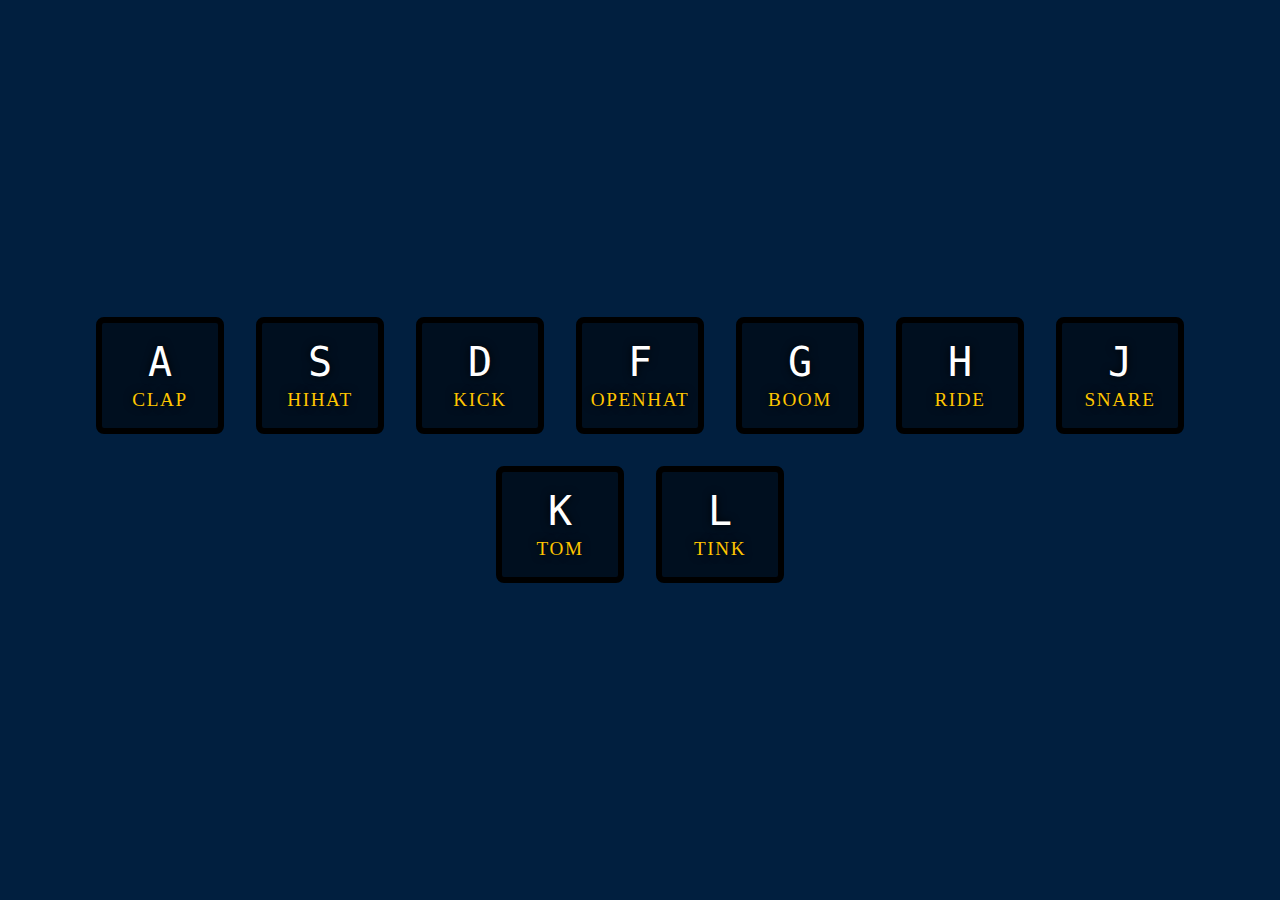
<file: projects/Drum-Kit-Activity/index.html>
<!DOCTYPE html>
<html lang="en">
<head>
    <meta charset="UTF-8">
    <meta name="viewport" content="width=device-width, initial-scale=1.0">
    <title>JS Drum Kit | OpenPlayground</title>
    <link rel="stylesheet" href="style.css">
</head>
<body>

    <div class="keys">
        <div data-key="65" class="key"><kbd>A</kbd><span>Clap</span></div>
        <div data-key="83" class="key"><kbd>S</kbd><span>Hihat</span></div>
        <div data-key="68" class="key"><kbd>D</kbd><span>Kick</span></div>
        <div data-key="70" class="key"><kbd>F</kbd><span>Openhat</span></div>
        <div data-key="71" class="key"><kbd>G</kbd><span>Boom</span></div>
        <div data-key="72" class="key"><kbd>H</kbd><span>Ride</span></div>
        <div data-key="74" class="key"><kbd>J</kbd><span>Snare</span></div>
        <div data-key="75" class="key"><kbd>K</kbd><span>Tom</span></div>
        <div data-key="76" class="key"><kbd>L</kbd><span>Tink</span></div>
    </div>

    <audio data-key="65" src="https://raw.githubusercontent.com/wesbos/JavaScript30/master/01%20-%20JavaScript%20Drum%20Kit/sounds/clap.wav"></audio>
    <audio data-key="83" src="https://raw.githubusercontent.com/wesbos/JavaScript30/master/01%20-%20JavaScript%20Drum%20Kit/sounds/hihat.wav"></audio>
    <audio data-key="68" src="https://raw.githubusercontent.com/wesbos/JavaScript30/master/01%20-%20JavaScript%20Drum%20Kit/sounds/kick.wav"></audio>
    <audio data-key="70" src="https://raw.githubusercontent.com/wesbos/JavaScript30/master/01%20-%20JavaScript%20Drum%20Kit/sounds/openhat.wav"></audio>
    <audio data-key="71" src="https://raw.githubusercontent.com/wesbos/JavaScript30/master/01%20-%20JavaScript%20Drum%20Kit/sounds/boom.wav"></audio>
    <audio data-key="72" src="https://raw.githubusercontent.com/wesbos/JavaScript30/master/01%20-%20JavaScript%20Drum%20Kit/sounds/ride.wav"></audio>
    <audio data-key="74" src="https://raw.githubusercontent.com/wesbos/JavaScript30/master/01%20-%20JavaScript%20Drum%20Kit/sounds/snare.wav"></audio>
    <audio data-key="75" src="https://raw.githubusercontent.com/wesbos/JavaScript30/master/01%20-%20JavaScript%20Drum%20Kit/sounds/tom.wav"></audio>
    <audio data-key="76" src="https://raw.githubusercontent.com/wesbos/JavaScript30/master/01%20-%20JavaScript%20Drum%20Kit/sounds/tink.wav"></audio>

    <script src="script.js"></script>
</body>
</html>
</file>
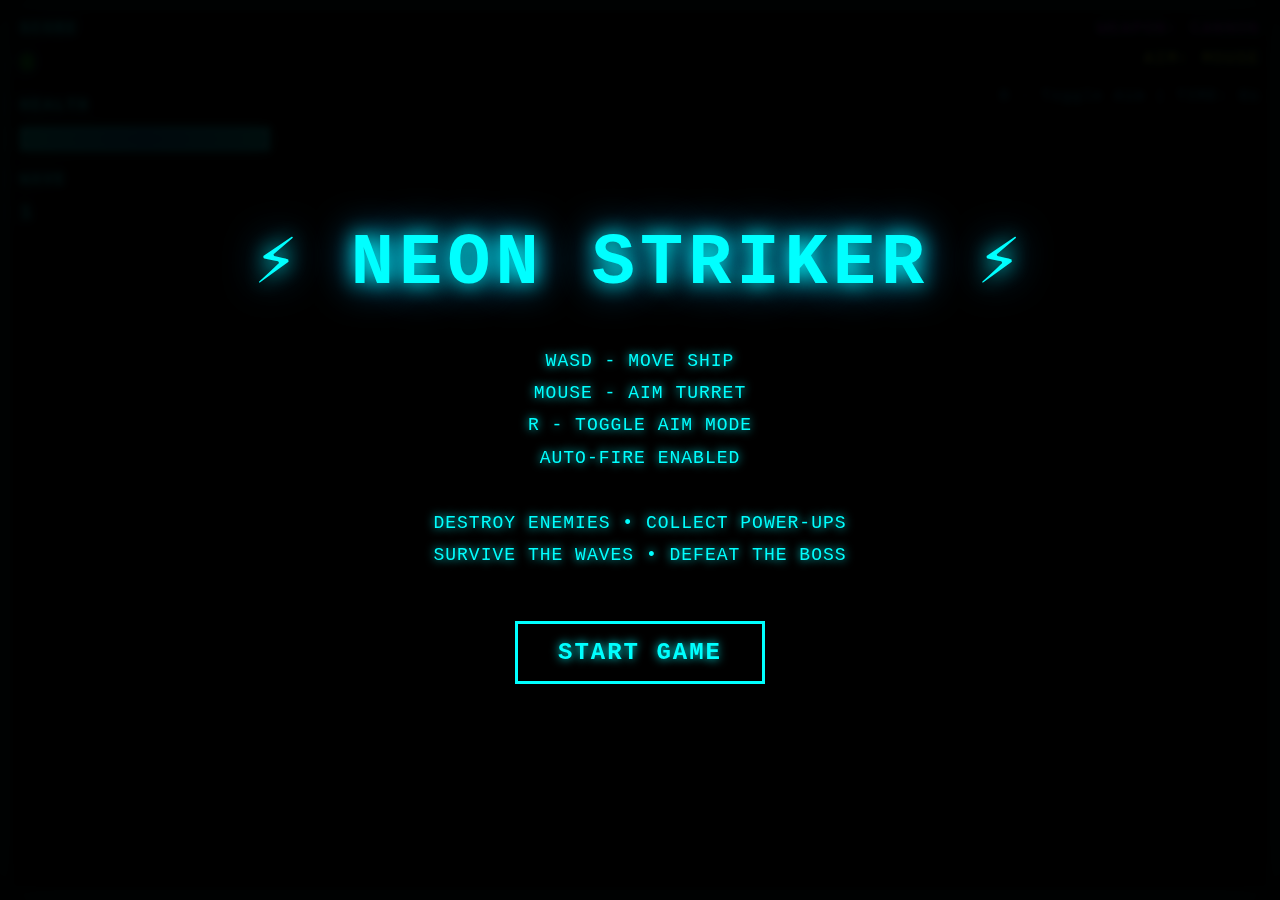
<file: projects/Neon-Striker/index.html>
<!DOCTYPE html>
<html lang="en">
<head>
    <meta charset="UTF-8">
    <meta name="viewport" content="width=device-width, initial-scale=1.0">
    <title>NEON STRIKER - Retro Space Arcade</title>
    <link rel="stylesheet" href="style.css">
</head>
<body>
    <div id="gameContainer">
        <canvas id="gameCanvas"></canvas>
    </div>
    
    <div id="ui">
        <div>SCORE</div>
        <div style="font-size: 24px; color: #0f0;" id="score">0</div>
        <div style="margin-top: 20px;">HEALTH</div>
        <div class="bar"><div class="bar-fill" id="healthBar" style="width: 100%;"></div></div>
        <div style="margin-top: 20px;">WAVE</div>
        <div style="font-size: 20px;" id="wave">1</div>
    </div>

    <div id="gameInfo">
        <div style="color: #f0f;">WEAPON: <span id="weapon">CANNON</span></div>
        <div style="color: #ff0;">AIM: <span id="aimMode">MOUSE</span></div>
        <div style="color: #0af; margin-top: 20px; font-size: 14px;">R - Toggle Aim | TIME: <span id="gameTime">0s</span></div>
    </div>

    <div id="startScreen">
        <h1>⚡ NEON STRIKER ⚡</h1>
        <div class="controls">
            WASD - MOVE SHIP<br>
            MOUSE - AIM TURRET<br>
            R - TOGGLE AIM MODE<br>
            AUTO-FIRE ENABLED<br>
            <br>
            DESTROY ENEMIES • COLLECT POWER-UPS<br>
            SURVIVE THE WAVES • DEFEAT THE BOSS
        </div>
        <button onclick="window.game.startGame()">START GAME</button>
    </div>

    <div id="gameOverScreen" class="hidden">
        <h1>⚡ GAME OVER ⚡</h1>
        <div style="font-size: 28px; margin-bottom: 30px;">
            FINAL SCORE: <span id="finalScore" style="color: #0f0;">0</span>
        </div>
        <div style="font-size: 20px; margin-bottom: 50px; color: #0af;">
            WAVES COMPLETED: <span id="wavesCompleted">0</span>
        </div>
        <button onclick="window.game.startGame()">PLAY AGAIN</button>
    </div>

    <script src="script.js"></script>
</body>
</html>
</file>
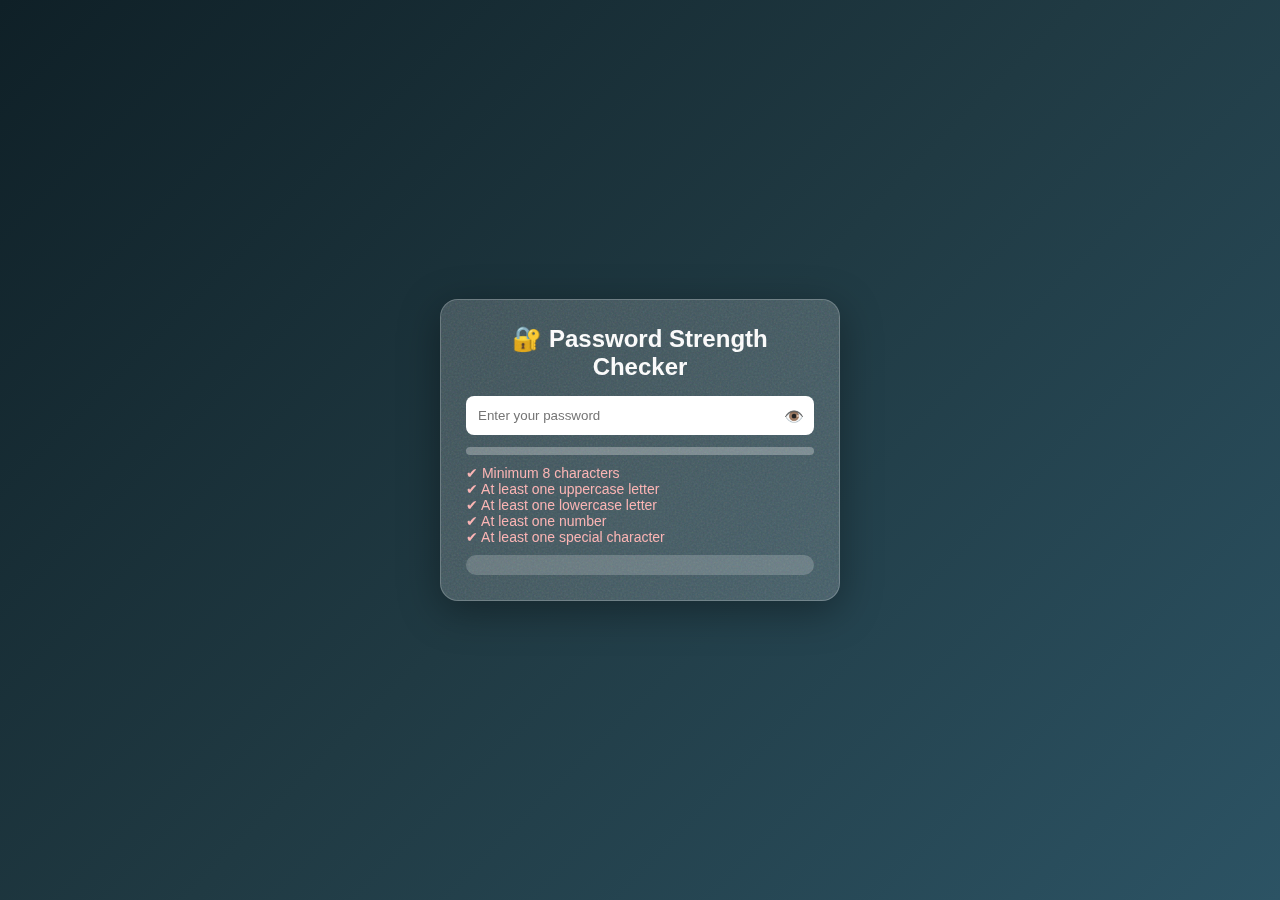
<file: projects/password-strength-checker/index.html>
<!DOCTYPE html>
<html lang="en">
<head>
  <meta charset="UTF-8" />
  <meta name="viewport" content="width=device-width, initial-scale=1.0"/>
  <title>Password Strength Checker</title>
  <link rel="stylesheet" href="style.css">
</head>
<body>

  <div class="card glass">
    <h2>🔐 Password Strength Checker</h2>

    <div class="password-field">
      <input type="password" id="password" placeholder="Enter your password" />
      <span id="toggle">👁️</span>
    </div>

    <div class="strength-bar">
      <div id="strength-indicator"></div>
    </div>

    <p id="strength-text"></p>

    <ul class="rules">
      <li id="length">✔ Minimum 8 characters</li>
      <li id="uppercase">✔ At least one uppercase letter</li>
      <li id="lowercase">✔ At least one lowercase letter</li>
      <li id="number">✔ At least one number</li>
      <li id="special">✔ At least one special character</li>
    </ul>

    <div class="suggestion-box" id="suggestions"></div>
  </div>

  <script src="script.js"></script>
</body>
</html>
</file>
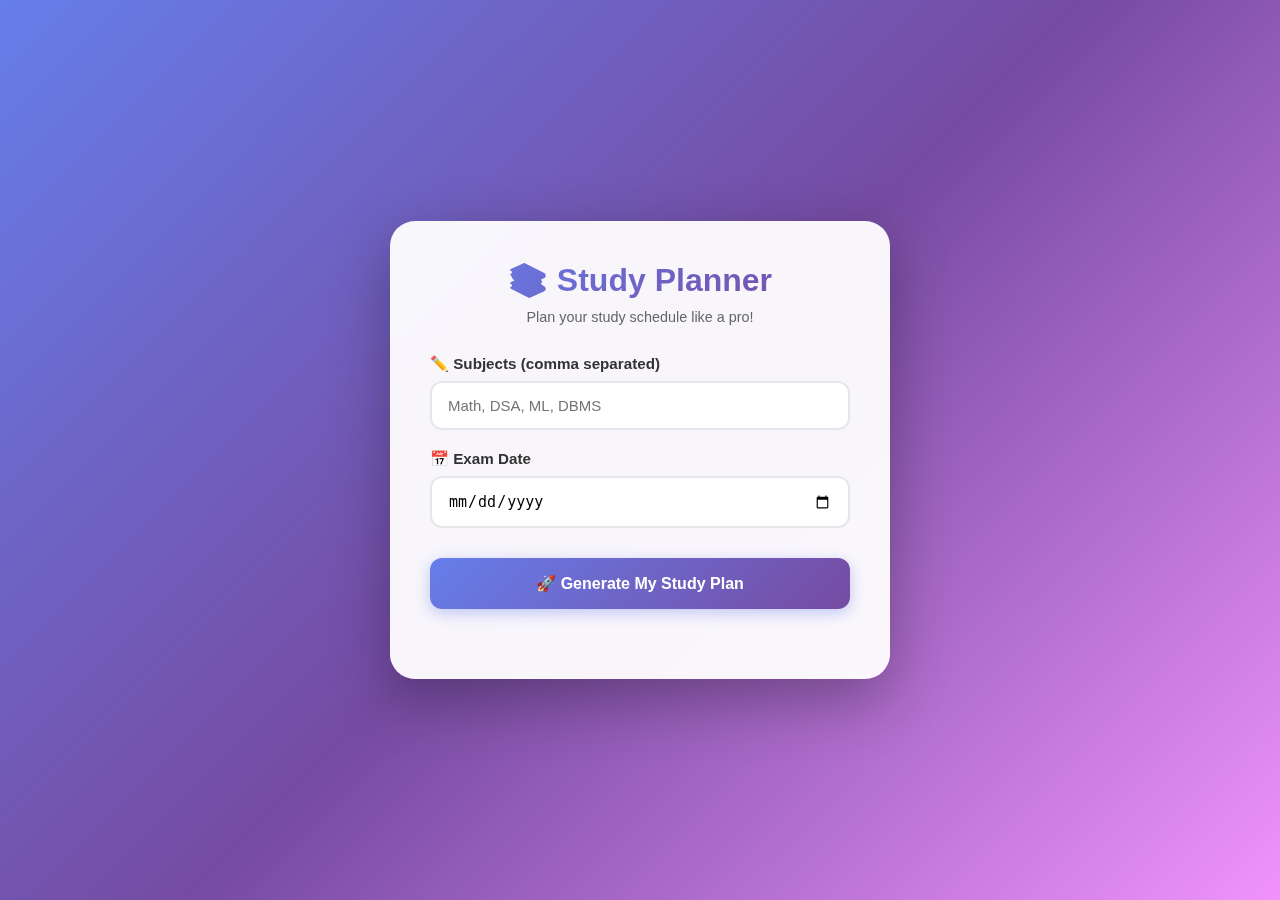
<file: projects/studyplanner/index.html>
<!DOCTYPE html>
<html lang="en">
<head>
  <meta charset="UTF-8">
  <meta name="viewport" content="width=device-width, initial-scale=1.0">
  <title>Study Planner Generator</title>
  <style>
    * {
      box-sizing: border-box;
      margin: 0;
      padding: 0;
    }
    
    body {
      font-family: 'Segoe UI', Tahoma, Geneva, Verdana, sans-serif;
      background: linear-gradient(135deg, #667eea 0%, #764ba2 50%, #f093fb 100%);
      min-height: 100vh;
      display: flex;
      justify-content: center;
      align-items: center;
      padding: 20px;
    }
    
    .container {
      background: rgba(255, 255, 255, 0.95);
      backdrop-filter: blur(10px);
      padding: 40px;
      width: 100%;
      max-width: 500px;
      border-radius: 25px;
      box-shadow: 0 20px 60px rgba(0, 0, 0, 0.3);
      animation: slideIn 0.5s ease-out;
    }
    
    @keyframes slideIn {
      from {
        opacity: 0;
        transform: translateY(-30px);
      }
      to {
        opacity: 1;
        transform: translateY(0);
      }
    }
    
    h1 {
      text-align: center;
      margin-bottom: 10px;
      background: linear-gradient(135deg, #667eea, #764ba2);
      -webkit-background-clip: text;
      -webkit-text-fill-color: transparent;
      background-clip: text;
      font-size: 2em;
      font-weight: 800;
    }
    
    .subtitle {
      text-align: center;
      color: #666;
      margin-bottom: 30px;
      font-size: 0.9em;
    }
    
    .input-group {
      margin-bottom: 20px;
    }
    
    label {
      font-weight: 600;
      display: block;
      margin-bottom: 8px;
      color: #333;
      font-size: 0.95em;
    }
    
    input {
      width: 100%;
      padding: 14px 16px;
      border: 2px solid #e5e7eb;
      border-radius: 12px;
      font-size: 15px;
      transition: all 0.3s ease;
      background: white;
    }
    
    input:focus {
      outline: none;
      border-color: #667eea;
      box-shadow: 0 0 0 3px rgba(102, 126, 234, 0.1);
    }
    
    button {
      margin-top: 10px;
      width: 100%;
      padding: 16px;
      background: linear-gradient(135deg, #667eea, #764ba2);
      color: white;
      border: none;
      border-radius: 12px;
      cursor: pointer;
      font-size: 16px;
      font-weight: 600;
      transition: all 0.3s ease;
      box-shadow: 0 4px 15px rgba(102, 126, 234, 0.4);
    }
    
    button:hover {
      transform: translateY(-2px);
      box-shadow: 0 6px 20px rgba(102, 126, 234, 0.6);
    }
    
    button:active {
      transform: translateY(0);
    }
    
    #plan {
      margin-top: 30px;
      max-height: 400px;
      overflow-y: auto;
      padding-right: 5px;
    }
    
    #plan::-webkit-scrollbar {
      width: 8px;
    }
    
    #plan::-webkit-scrollbar-track {
      background: #f1f1f1;
      border-radius: 10px;
    }
    
    #plan::-webkit-scrollbar-thumb {
      background: #667eea;
      border-radius: 10px;
    }
    
    .stats {
      display: flex;
      gap: 15px;
      margin-bottom: 20px;
      padding: 20px;
      background: linear-gradient(135deg, #ffeaa7, #fdcb6e);
      border-radius: 15px;
      animation: fadeIn 0.5s ease-out;
    }
    
    @keyframes fadeIn {
      from { opacity: 0; }
      to { opacity: 1; }
    }
    
    .stat-box {
      flex: 1;
      text-align: center;
    }
    
    .stat-number {
      font-size: 1.8em;
      font-weight: 800;
      color: #2d3436;
    }
    
    .stat-label {
      font-size: 0.8em;
      color: #636e72;
      margin-top: 4px;
    }
    
    .day {
      background: linear-gradient(135deg, #a8edea 0%, #fed6e3 100%);
      padding: 16px 20px;
      border-radius: 15px;
      margin-bottom: 12px;
      border-left: 5px solid #667eea;
      animation: slideInDay 0.3s ease-out;
      transition: all 0.3s ease;
    }
    
    @keyframes slideInDay {
      from {
        opacity: 0;
        transform: translateX(-20px);
      }
      to {
        opacity: 1;
        transform: translateX(0);
      }
    }
    
    .day:hover {
      transform: translateX(5px);
      box-shadow: 0 5px 15px rgba(0, 0, 0, 0.1);
    }
    
    .day strong {
      color: #2d3436;
      font-size: 1.1em;
    }
    
    .day-subject {
      color: #636e72;
      margin-top: 6px;
      font-size: 0.95em;
    }
    
    .error {
      color: #d63031;
      background: #ffebeb;
      padding: 12px;
      border-radius: 10px;
      text-align: center;
      font-weight: 500;
    }
    
    .emoji {
      font-size: 1.2em;
      margin-right: 8px;
    }
  </style>
</head>
<body>
  <div class="container">
    <h1>📚 Study Planner</h1>
    <p class="subtitle">Plan your study schedule like a pro!</p>
    
    <div class="input-group">
      <label>✏️ Subjects (comma separated)</label>
      <input type="text" id="subjects" placeholder="Math, DSA, ML, DBMS">
    </div>
    
    <div class="input-group">
      <label>📅 Exam Date</label>
      <input type="date" id="examDate">
    </div>
    
    <button onclick="generatePlan()">🚀 Generate My Study Plan</button>
    
    <div id="plan"></div>
  </div>

  <script>
    function generatePlan() {
      const subjectsInput = document.getElementById("subjects").value;
      const examDateInput = document.getElementById("examDate").value;
      const planDiv = document.getElementById("plan");
      planDiv.innerHTML = "";
      
      if (!subjectsInput || !examDateInput) {
        planDiv.innerHTML = '<div class="error">⚠️ Please enter all details to generate your plan!</div>';
        return;
      }
      
      const subjects = subjectsInput.split(",").map(s => s.trim()).filter(s => s);
      
      if (subjects.length === 0) {
        planDiv.innerHTML = '<div class="error">⚠️ Please enter at least one subject!</div>';
        return;
      }
      
      const today = new Date();
      today.setHours(0, 0, 0, 0);
      const examDate = new Date(examDateInput);
      examDate.setHours(0, 0, 0, 0);
      
      const daysLeft = Math.ceil((examDate - today) / (1000 * 60 * 60 * 24));
      
      if (daysLeft <= 0) {
        planDiv.innerHTML = '<div class="error">⚠️ Exam date must be in the future!</div>';
        return;
      }
      
      // Create stats section
      const statsDiv = document.createElement("div");
      statsDiv.className = "stats";
      statsDiv.innerHTML = `
        <div class="stat-box">
          <div class="stat-number">${daysLeft}</div>
          <div class="stat-label">Days Left</div>
        </div>
        <div class="stat-box">
          <div class="stat-number">${subjects.length}</div>
          <div class="stat-label">Subjects</div>
        </div>
        <div class="stat-box">
          <div class="stat-number">${Math.ceil(daysLeft / subjects.length)}</div>
          <div class="stat-label">Days/Subject</div>
        </div>
      `;
      planDiv.appendChild(statsDiv);
      
      // Subject emojis for variety
      const subjectEmojis = ['📖', '✍️', '🧮', '💻', '🔬', '📊', '🎯', '🧠'];
      
      let subjectIndex = 0;
      for (let i = 1; i <= daysLeft; i++) {
        const dayDiv = document.createElement("div");
        dayDiv.className = "day";
        dayDiv.style.animationDelay = `${i * 0.05}s`;
        
        const subject = subjects[subjectIndex % subjects.length];
        const emoji = subjectEmojis[subjectIndex % subjectEmojis.length];
        
        const currentDate = new Date(today);
        currentDate.setDate(currentDate.getDate() + i);
        const dateStr = currentDate.toLocaleDateString('en-US', { month: 'short', day: 'numeric' });
        
        dayDiv.innerHTML = `
          <strong>Day ${i}</strong> <span style="color: #999; font-size: 0.9em;">(${dateStr})</span><br>
          <div class="day-subject"><span class="emoji">${emoji}</span>Study: <strong>${subject}</strong></div>
        `;
        planDiv.appendChild(dayDiv);
        
        subjectIndex++;
      }
    }
    
    // Set minimum date to today
    const today = new Date().toISOString().split('T')[0];
    document.getElementById('examDate').setAttribute('min', today);
  </script>
</body>
</html>
</file>
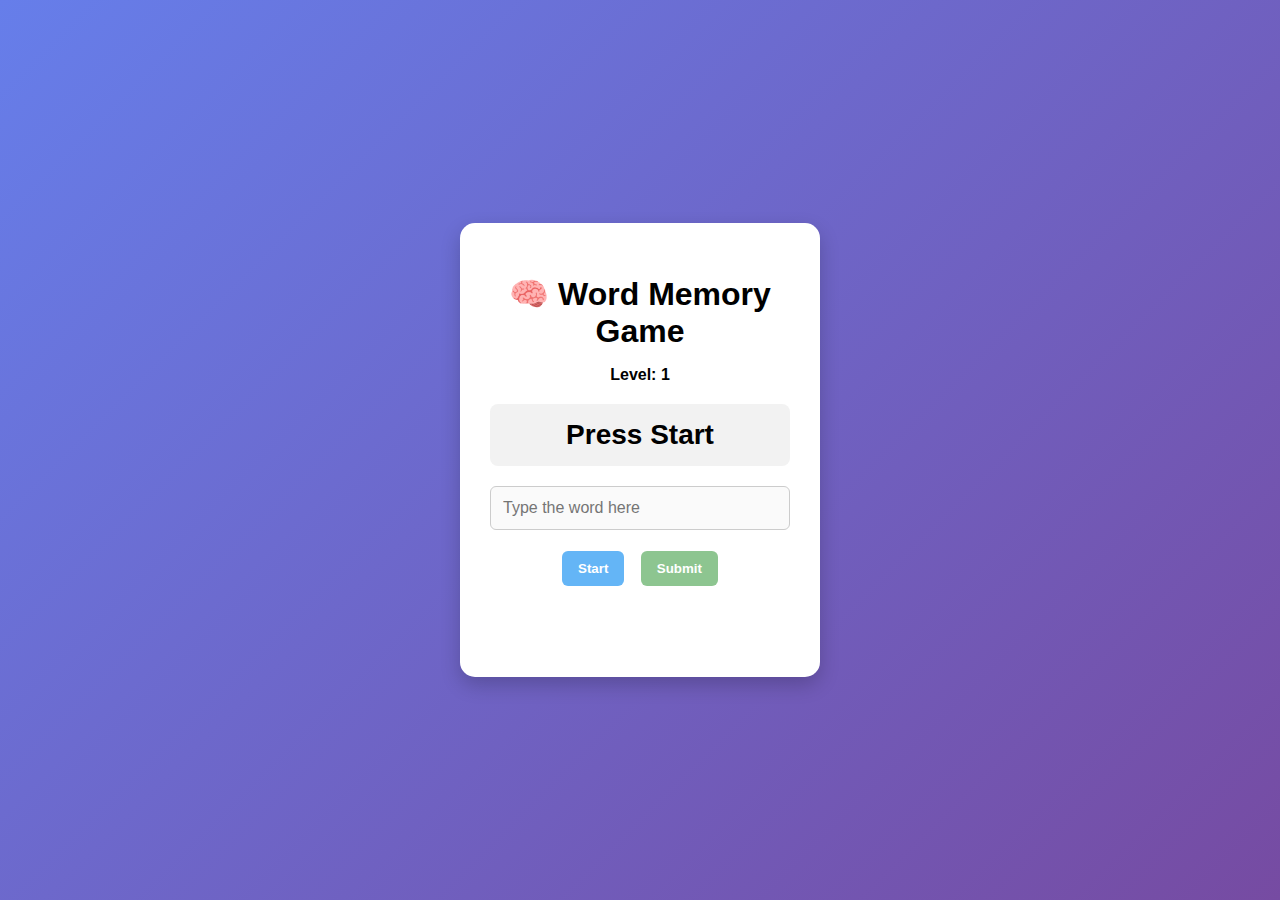
<file: projects/word-memory-game/index.html>
<!DOCTYPE html>
<html lang="en">
<head>
  <meta charset="UTF-8" />
  <meta name="viewport" content="width=device-width, initial-scale=1.0" />
  <title>🧠 Word Memory Game</title>
  <link rel="stylesheet" href="style.css" />
</head>
<body>

  <div class="game-container">
    <h1>🧠 Word Memory Game</h1>

    <p class="level-text">Level: <span id="level">1</span></p>

    <div id="word-box" class="word-box">Press Start</div>

    <input
      type="text"
      id="user-input"
      placeholder="Type the word here"
      disabled
    />

    <div class="buttons">
      <button id="start-btn">Start</button>
      <button id="submit-btn" disabled>Submit</button>
      <button id="restart-btn" class="hidden">Restart</button>
      <button id="quit-btn" class="hidden">Quit</button>
    </div>

    <p id="message" class="message"></p>
  </div>

  <script src="script.js"></script>
</body>
</html>
</file>
<file: projects/Drum-Kit-Activity/style.css>
body {
    background: #011f3f; /* Deep blue background */
    margin: 0;
    display: flex;
    align-items: center;
    justify-content: center;
    min-height: 100vh;
}

.keys {
    display: flex;
    flex-wrap: wrap;
    justify-content: center;
    padding: 20px;
}

.key {
    border: .4rem solid black;
    border-radius: .5rem;
    margin: 1rem;
    font-size: 1.5rem;
    padding: 1rem .5rem;
    transition: all .07s ease;
    width: 100px;
    text-align: center;
    color: white;
    background: rgba(0,0,0,0.5);
    text-shadow: 0 0 .5rem black;
    cursor: pointer;
    user-select: none;
}

.playing {
    transform: scale(1.1);
    border-color: #ffc600;
    box-shadow: 0 0 1rem #ffc600;
}

kbd {
    display: block;
    font-size: 40px;
}

span {
    font-size: 1.2rem;
    text-transform: uppercase;
    letter-spacing: .1rem;
    color: #ffc600;
}
</file>
<file: projects/Neon-Striker/style.css>
* {
            margin: 0;
            padding: 0;
            box-sizing: border-box;
        }

        body {
            background: #000;
            overflow: hidden;
            font-family: 'Courier New', monospace;
            color: #0ff;
            user-select: none;
            image-rendering: crisp-edges;
        }

        #gameContainer {
            width: 100vw;
            height: 100vh;
            display: flex;
            justify-content: center;
            align-items: center;
        }

        #gameCanvas {
            display: block;
            background: #000;
            box-shadow: 0 0 60px rgba(0, 255, 255, 0.5), inset 0 0 60px rgba(0, 255, 255, 0.1);
            transform: translateZ(0);
        }

        #ui {
            position: absolute;
            top: 20px;
            left: 20px;
            font-size: 16px;
            text-shadow: 0 0 10px #0ff, 0 0 20px #0af;
            z-index: 10;
            font-weight: bold;
            pointer-events: none;
        }

        #ui div {
            margin-bottom: 12px;
            letter-spacing: 2px;
        }

        .bar {
            width: 250px;
            height: 24px;
            border: 2px solid #0ff;
            margin-top: 5px;
            box-shadow: 0 0 15px rgba(0, 255, 255, 0.6);
            background: rgba(0, 255, 255, 0.1);
            overflow: hidden;
        }

        .bar-fill {
            height: 100%;
            background: linear-gradient(90deg, #0ff, #0af, #0ff);
            box-shadow: 0 0 15px #0ff, inset 0 0 10px rgba(255, 255, 255, 0.3);
            transition: width 0.15s;
            will-change: width;
        }

        #gameInfo {
            position: absolute;
            top: 20px;
            right: 20px;
            font-size: 16px;
            text-shadow: 0 0 10px #0ff;
            z-index: 10;
            text-align: right;
            letter-spacing: 2px;
            pointer-events: none;
        }

        #gameInfo div {
            margin-bottom: 12px;
        }

        #startScreen, #gameOverScreen {
            position: fixed;
            top: 0;
            left: 0;
            width: 100%;
            height: 100%;
            background: rgba(0, 0, 0, 0.95);
            display: flex;
            flex-direction: column;
            justify-content: center;
            align-items: center;
            z-index: 100;
            text-align: center;
            backdrop-filter: blur(3px);
        }

        #startScreen.hidden, #gameOverScreen.hidden {
            display: none;
        }

        #startScreen h1, #gameOverScreen h1 {
            font-size: min(72px, 10vw);
            margin-bottom: 40px;
            text-shadow: 0 0 20px #0ff, 0 0 40px #0af;
            letter-spacing: 5px;
            color: #0ff;
        }

        .controls {
            font-size: 18px;
            margin-bottom: 50px;
            text-shadow: 0 0 10px #0ff;
            line-height: 1.8;
            letter-spacing: 1px;
            max-width: 80%;
        }

        button {
            padding: 15px 40px;
            font-size: 24px;
            font-family: 'Courier New', monospace;
            background: transparent;
            border: 3px solid #0ff;
            color: #0ff;
            text-shadow: 0 0 10px #0ff;
            cursor: pointer;
            transition: all 0.3s;
            letter-spacing: 2px;
            font-weight: bold;
            touch-action: manipulation;
        }

        button:hover {
            background: rgba(0, 255, 255, 0.2);
            box-shadow: 0 0 20px #0ff, inset 0 0 10px rgba(0, 255, 255, 0.3);
            transform: scale(1.05);
        }

        button:active {
            transform: scale(0.95);
        }

        #finalScore {
            font-size: 36px;
            color: #0f0;
        }
</file>
<file: projects/password-strength-checker/style.css>
* {
  margin: 0;
  padding: 0;
  box-sizing: border-box;
  font-family: "Segoe UI", sans-serif;
}

/* Background */
body {
  min-height: 100vh;
  background: linear-gradient(135deg, #0f2027, #203a43, #2c5364);
  display: flex;
  justify-content: center;
  align-items: center;
  padding: 20px;
}

/* Glass Card */
.card {
  position: relative;
  width: 100%;
  max-width: 400px;
  padding: 25px;
  border-radius: 18px;
  background: rgba(255, 255, 255, 0.15);
  backdrop-filter: blur(18px);
  border: 1px solid rgba(255, 255, 255, 0.25);
  box-shadow: 0 10px 40px rgba(0, 0, 0, 0.35);
  overflow: hidden;
}

/* Noise */
.card::before {
  content: "";
  position: absolute;
  inset: 0;
  background-image: url("data:image/svg+xml,%3Csvg viewBox='0 0 200 200' xmlns='http://www.w3.org/2000/svg'%3E%3Cfilter id='noise'%3E%3CfeTurbulence type='fractalNoise' baseFrequency='0.8' numOctaves='3'/%3E%3C/filter%3E%3Crect width='200' height='200' filter='url(%23noise)' opacity='0.15'/%3E%3C/svg%3E");
  pointer-events: none;
}

/* Title */
h2 {
  color: #fff;
  text-align: center;
  margin-bottom: 15px;
}

/* Password input */
.password-field {
  position: relative;
}

.password-field input {
  width: 100%;
  padding: 12px 40px 12px 12px;
  border-radius: 8px;
  border: none;
  outline: none;
}

#toggle {
  position: absolute;
  right: 10px;
  top: 50%;
  transform: translateY(-50%);
  cursor: pointer;
}

/* Strength bar */
.strength-bar {
  height: 8px;
  margin-top: 12px;
  background: rgba(255, 255, 255, 0.3);
  border-radius: 5px;
  overflow: hidden;
}

#strength-indicator {
  height: 100%;
  width: 0%;
  transition: 0.3s;
}

/* Strength text */
#strength-text {
  text-align: center;
  color: #fff;
  margin: 10px 0;
  font-weight: bold;
}

/* Rules */
.rules {
  list-style: none;
  font-size: 14px;
  margin-bottom: 10px;
}

.rules li {
  color: #ffb4b4;
}

.valid {
  color: #7CFFB2;
}

/* Suggestions */
.suggestion-box {
  background: rgba(255, 255, 255, 0.2);
  padding: 10px;
  border-radius: 10px;
  font-size: 13px;
  color: #fff;
}

/* Responsive */
@media (max-width: 480px) {
  .card {
    padding: 20px;
  }
}
</file>
<file: projects/word-memory-game/style.css>
* {
  box-sizing: border-box;
  font-family: 'Segoe UI', Tahoma, sans-serif;
}

body {
  background: linear-gradient(135deg, #667eea, #764ba2);
  min-height: 100vh;
  display: flex;
  justify-content: center;
  align-items: center;
  margin: 0;
  padding: 20px;
}

.game-container {
  background: white;
  padding: 30px;
  border-radius: 15px;
  width: 100%;
  max-width: 360px;
  text-align: center;
  box-shadow: 0 8px 20px rgba(0,0,0,0.2);
}

h1 {
  margin-bottom: 10px;
}

.level-text {
  font-weight: 600;
  margin-bottom: 15px;
}

.word-box {
  font-size: 28px;
  font-weight: bold;
  padding: 15px;
  margin: 20px 0;
  background: #f2f2f2;
  border-radius: 8px;
}

input {
  width: 100%;
  padding: 12px;
  font-size: 16px;
  border-radius: 6px;
  border: 1px solid #ccc;
}

.buttons {
  margin-top: 15px;
}

button {
  margin: 6px;
  padding: 10px 16px;
  border: none;
  border-radius: 6px;
  cursor: pointer;
  font-weight: 600;
}

#start-btn {
  background: #64b5f6;
  color: white;
}

#submit-btn {
  background: #43a047;
  color: white;
}

#restart-btn {
  background: #f57c00;
  color: white;
}

#quit-btn {
  background: #e53935;
  color: white;
}

button:disabled {
  opacity: 0.6;
  cursor: not-allowed;
}

.message {
  margin-top: 15px;
  font-weight: bold;
  min-height: 24px;
}

.hidden {
  display: none;
}

@media (max-width: 400px) {
  .word-box {
    font-size: 24px;
  }
}
</file>
